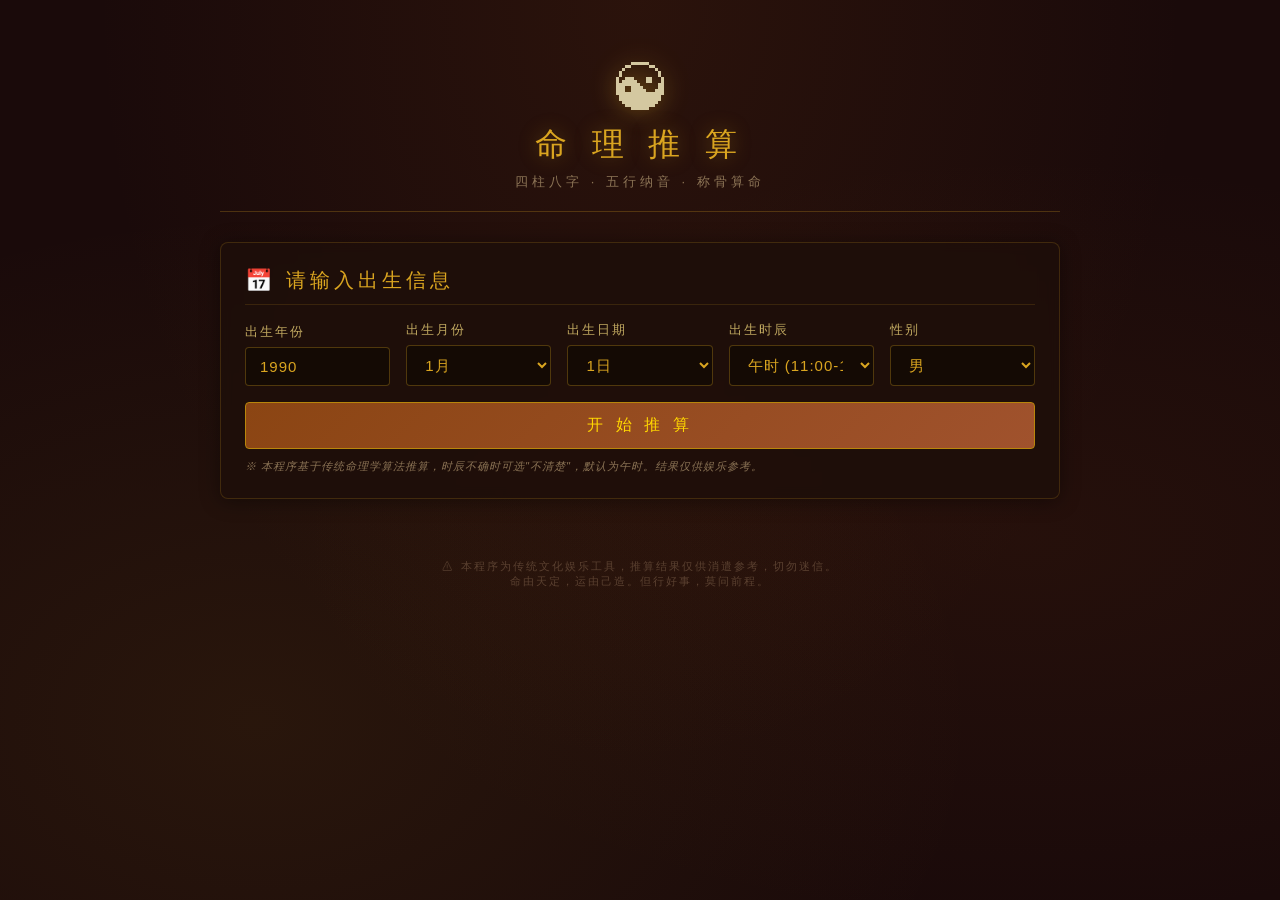
<file: fortune-telling.html>
<!DOCTYPE html>
<html lang="zh-CN">
<head>
<meta charset="UTF-8">
<meta name="viewport" content="width=device-width, initial-scale=1.0">
<title>命理推算 · 传统八字命理学</title>
<style>
  /* ===== Reset & Base ===== */
  *, *::before, *::after { box-sizing: border-box; margin: 0; padding: 0; }
  body {
    font-family: "SF Pro Text", "SF Pro Display", -apple-system, BlinkMacSystemFont, "PingFang SC", "PingFang TC", "PingFang HK",
      "Hiragino Sans GB", "Microsoft YaHei", "Segoe UI", Roboto, Helvetica, Arial, sans-serif, "Apple Color Emoji", "Segoe UI Emoji";
    background: #1a0a0a;
    color: #d4c8a0;
    min-height: 100vh;
    background-image:
      radial-gradient(ellipse at 50% 0%, rgba(139, 69, 19, 0.15) 0%, transparent 60%),
      radial-gradient(ellipse at 20% 80%, rgba(218, 165, 32, 0.08) 0%, transparent 50%),
      radial-gradient(ellipse at 80% 60%, rgba(139, 69, 19, 0.1) 0%, transparent 50%);
  }

  /* ===== Layout ===== */
  .container { max-width: 880px; margin: 0 auto; padding: 20px; }

  /* ===== Header ===== */
  .header {
    text-align: center; padding: 40px 20px 20px;
    border-bottom: 1px solid rgba(218, 165, 32, 0.25);
    margin-bottom: 30px;
  }
  .header .symbol {
    font-size: 48px; display: block; margin-bottom: 8px;
    filter: drop-shadow(0 0 12px rgba(218,165,32,0.4));
  }
  .header h1 {
    font-size: 32px; letter-spacing: 8px; color: #daa520;
    text-shadow: 0 0 20px rgba(218,165,32,0.35);
    font-weight: 400;
  }
  .header .subtitle {
    font-size: 13px; color: #8b7355; letter-spacing: 4px; margin-top: 6px;
  }

  /* ===== Cards ===== */
  .card {
    background: rgba(30, 15, 10, 0.85);
    border: 1px solid rgba(218, 165, 32, 0.18);
    border-radius: 8px; padding: 24px; margin-bottom: 18px;
    backdrop-filter: blur(6px);
    box-shadow: 0 2px 20px rgba(0,0,0,0.4);
  }
  .card-title {
    font-size: 20px; color: #daa520; letter-spacing: 4px;
    margin-bottom: 16px; padding-bottom: 10px;
    border-bottom: 1px solid rgba(218,165,32,0.15);
    display: flex; align-items: center; gap: 10px;
  }
  .card-title .icon { font-size: 22px; }

  /* ===== Form ===== */
  .form-row {
    display: flex; gap: 16px; flex-wrap: wrap; align-items: flex-end;
  }
  .form-group {
    display: flex; flex-direction: column; gap: 6px;
    flex: 1; min-width: 120px;
  }
  .form-group label {
    font-size: 13px; color: #c0a860; letter-spacing: 2px;
  }
  .form-group input, .form-group select {
    background: rgba(20, 10, 5, 0.9);
    border: 1px solid rgba(218,165,32,0.3);
    color: #daa520; padding: 10px 14px; border-radius: 4px;
    font-size: 15px; font-family: inherit; letter-spacing: 1px;
    outline: none; transition: border-color 0.3s;
  }
  .form-group input:focus, .form-group select:focus {
    border-color: #daa520; box-shadow: 0 0 8px rgba(218,165,32,0.15);
  }
  .form-group select option { background: #1a0a0a; color: #daa520; }
  .btn {
    background: linear-gradient(135deg, #8b4513, #a0522d);
    color: #ffd700; border: 1px solid #b8860b;
    padding: 12px 32px; border-radius: 4px; cursor: pointer;
    font-size: 16px; font-family: inherit; letter-spacing: 4px;
    transition: all 0.3s; white-space: nowrap;
  }
  .btn:hover { background: linear-gradient(135deg, #a0522d, #b5651d); box-shadow: 0 0 18px rgba(218,165,32,0.3); }
  .btn:active { transform: scale(0.97); }

  .note {
    font-size: 11px; color: #8b7355; margin-top: 10px; letter-spacing: 1px;
    font-style: italic;
  }

  /* ===== Results ===== */
  #results { display: none; }
  #results.visible { display: block; }

  /* Pillars Table */
  .pillars-table {
    width: 100%; border-collapse: collapse; text-align: center;
    font-size: 15px;
  }
  .pillars-table th {
    background: rgba(139, 69, 19, 0.3); color: #daa520;
    padding: 10px 8px; letter-spacing: 3px; font-weight: 400;
    border: 1px solid rgba(218,165,32,0.15);
  }
  .pillars-table td {
    padding: 12px 8px; border: 1px solid rgba(218,165,32,0.12);
    letter-spacing: 2px;
  }
  .pillars-table .stem-branch {
    font-size: 22px; color: #ffd700; font-weight: bold;
    letter-spacing: 4px;
  }
  .pillars-table .na-yin {
    font-size: 12px; color: #b8964e;
  }
  .pillar-label {
    font-size: 12px; color: #8b7355; display: block;
  }

  /* Element tags */
  .element-tag {
    display: inline-block; padding: 3px 10px; border-radius: 3px;
    font-size: 12px; letter-spacing: 1px; margin: 2px;
  }
  .elem-wood  { background: rgba(72,139,48,0.3); color: #6bbf4a; border: 1px solid #4a8f2c; }
  .elem-fire  { background: rgba(200,50,30,0.3);  color: #f06040; border: 1px solid #a03020; }
  .elem-earth { background: rgba(180,140,50,0.3); color: #d4a030; border: 1px solid #8b6914; }
  .elem-metal { background: rgba(200,180,120,0.25); color: #e8d080; border: 1px solid #a09850; }
  .elem-water { background: rgba(40,80,160,0.3); color: #6098e8; border: 1px solid #3060a0; }

  /* Element balance bars */
  .balance-bar-wrap {
    display: flex; align-items: center; gap: 8px; margin: 5px 0;
  }
  .balance-label {
    width: 28px; font-size: 14px; text-align: center; letter-spacing: 1px;
  }
  .balance-track {
    flex: 1; height: 16px; background: rgba(0,0,0,0.5);
    border-radius: 3px; overflow: hidden;
  }
  .balance-fill {
    height: 100%; border-radius: 3px; transition: width 1s ease;
  }
  .balance-value {
    width: 36px; font-size: 12px; text-align: right; color: #c0a860;
  }

  /* Bone weight */
  .bone-weight-big {
    font-size: 48px; text-align: center; color: #ffd700;
    letter-spacing: 4px; padding: 10px 0;
    text-shadow: 0 0 30px rgba(218,165,32,0.4);
  }
  .bone-detail { font-size: 13px; color: #8b7355; text-align: center; letter-spacing: 2px; }
  .bone-interp {
    margin-top: 14px; padding: 16px; background: rgba(0,0,0,0.3);
    border-radius: 4px; line-height: 2; letter-spacing: 1px; font-size: 14px;
  }

  /* Ten Gods */
  .ten-gods-grid {
    display: grid; grid-template-columns: repeat(auto-fit, minmax(140px,1fr));
    gap: 10px; margin-top: 10px;
  }
  .ten-god-item {
    background: rgba(0,0,0,0.3); border-radius: 4px;
    padding: 12px; text-align: center;
    border: 1px solid rgba(218,165,32,0.1);
  }
  .ten-god-item .pillar-name { font-size: 11px; color: #8b7355; }
  .ten-god-item .god-name { font-size: 16px; color: #daa520; letter-spacing: 2px; }

  /* Zodiac */
  .zodiac-badge {
    display: inline-flex; align-items: center; gap: 6px;
    font-size: 18px; color: #daa520; letter-spacing: 2px;
    padding: 6px 14px; border: 1px solid rgba(218,165,32,0.25);
    border-radius: 20px;
  }

  /* Fortune summary */
  .fortune-summary {
    line-height: 2.2; letter-spacing: 1.2px; font-size: 15px;
    padding: 16px; background: rgba(0,0,0,0.25);
    border-left: 3px solid #b8860b;
    border-radius: 0 6px 6px 0;
  }

  /* Two column */
  .two-col { display: grid; grid-template-columns: 1fr 1fr; gap: 16px; }

  /* Disclaimer */
  .disclaimer {
    text-align: center; font-size: 11px; color: #5a4030;
    margin-top: 40px; padding: 20px; letter-spacing: 2px;
  }

  @media (max-width: 640px) {
    .form-row { flex-direction: column; }
    .two-col { grid-template-columns: 1fr; }
    .header h1 { font-size: 24px; letter-spacing: 4px; }
  }
</style>
</head>
<body>

<div class="container">
  <!-- ===== Header ===== -->
  <div class="header">
    <span class="symbol">☯</span>
    <h1>命 理 推 算</h1>
    <p class="subtitle">四柱八字 · 五行纳音 · 称骨算命</p>
  </div>

  <!-- ===== Input Form ===== -->
  <div class="card" id="input-card">
    <div class="card-title">
      <span class="icon">📅</span> 请输入出生信息
    </div>
    <div class="form-row">
      <div class="form-group">
        <label>出生年份</label>
        <input type="number" id="year" placeholder="如 1990" min="1900" max="2100" value="1990">
      </div>
      <div class="form-group">
        <label>出生月份</label>
        <select id="month">
          <option value="1">1月</option><option value="2">2月</option><option value="3">3月</option>
          <option value="4">4月</option><option value="5">5月</option><option value="6">6月</option>
          <option value="7">7月</option><option value="8">8月</option><option value="9">9月</option>
          <option value="10">10月</option><option value="11">11月</option><option value="12">12月</option>
        </select>
      </div>
      <div class="form-group">
        <label>出生日期</label>
        <select id="day"></select>
      </div>
      <div class="form-group">
        <label>出生时辰</label>
        <select id="hour">
          <option value="-1">不清楚</option>
          <option value="0">子时 (23:00-01:00)</option><option value="1">丑时 (01:00-03:00)</option>
          <option value="2">寅时 (03:00-05:00)</option><option value="3">卯时 (05:00-07:00)</option>
          <option value="4">辰时 (07:00-09:00)</option><option value="5">巳时 (09:00-11:00)</option>
          <option value="6" selected>午时 (11:00-13:00)</option><option value="7">未时 (13:00-15:00)</option>
          <option value="8">申时 (15:00-17:00)</option><option value="9">酉时 (17:00-19:00)</option>
          <option value="10">戌时 (19:00-21:00)</option><option value="11">亥时 (21:00-23:00)</option>
        </select>
      </div>
      <div class="form-group">
        <label>性别</label>
        <select id="gender">
          <option value="male">男</option>
          <option value="female">女</option>
        </select>
      </div>
      <div class="form-group" style="justify-content:flex-end;">
        <button class="btn" onclick="calculateFortune()">开 始 推 算</button>
      </div>
    </div>
    <p class="note">※ 本程序基于传统命理学算法推算，时辰不确时可选"不清楚"，默认为午时。结果仅供娱乐参考。</p>
  </div>

  <!-- ===== Results ===== -->
  <div id="results">

    <!-- Four Pillars -->
    <div class="card">
      <div class="card-title">
        <span class="icon">🔮</span> 四柱八字
      </div>
      <table class="pillars-table">
        <thead>
          <tr>
            <th></th><th>年柱</th><th>月柱</th><th>日柱</th><th>时柱</th>
          </tr>
        </thead>
        <tbody>
          <tr>
            <td style="color:#8b7355;">天干</td>
            <td class="stem-branch" id="cell-year-stem">-</td>
            <td class="stem-branch" id="cell-month-stem">-</td>
            <td class="stem-branch" id="cell-day-stem">-</td>
            <td class="stem-branch" id="cell-hour-stem">-</td>
          </tr>
          <tr>
            <td style="color:#8b7355;">地支</td>
            <td class="stem-branch" id="cell-year-branch">-</td>
            <td class="stem-branch" id="cell-month-branch">-</td>
            <td class="stem-branch" id="cell-day-branch">-</td>
            <td class="stem-branch" id="cell-hour-branch">-</td>
          </tr>
          <tr>
            <td style="color:#8b7355;">纳音</td>
            <td class="na-yin" id="cell-year-nayin">-</td>
            <td class="na-yin" id="cell-month-nayin">-</td>
            <td class="na-yin" id="cell-day-nayin">-</td>
            <td class="na-yin" id="cell-hour-nayin">-</td>
          </tr>
        </tbody>
      </table>
    </div>

    <!-- Two-Column: Five Elements + Ten Gods -->
    <div class="two-col">
      <div class="card">
        <div class="card-title">
          <span class="icon">☯</span> 五行分布
        </div>
        <div id="five-elements-chart"></div>
        <div id="five-elements-verdict" style="margin-top:12px;font-size:13px;color:#b8964e;line-height:2;letter-spacing:1px;"></div>
      </div>

      <div class="card">
        <div class="card-title">
          <span class="icon">👤</span> 十神关系
        </div>
        <p style="font-size:12px;color:#8b7355;margin-bottom:8px;">以日干<span id="day-master-label" style="color:#daa520;">—</span>为"我"</p>
        <div class="ten-gods-grid" id="ten-gods-grid"></div>
      </div>
    </div>

    <!-- Bone Weight -->
    <div class="card">
      <div class="card-title">
        <span class="icon">⚖</span> 称骨算命
      </div>
      <div class="bone-weight-big" id="bone-total">-</div>
      <div class="bone-detail" id="bone-breakdown"></div>
      <div class="bone-interp" id="bone-interp"></div>
    </div>

    <!-- Fortune Summary -->
    <div class="card">
      <div class="card-title">
        <span class="icon">📜</span> 综合运势解读
      </div>
      <div class="fortune-summary" id="fortune-summary"></div>
    </div>
  </div>

  <p class="disclaimer">
    ⚠ 本程序为传统文化娱乐工具，推算结果仅供消遣参考，切勿迷信。<br>
    命由天定，运由己造。但行好事，莫问前程。
  </p>
</div>

<script>
// ===========================
//  DATA DEFINITIONS
// ===========================

const HEAVENLY_STEMS   = ['甲','乙','丙','丁','戊','己','庚','辛','壬','癸'];
const EARTHLY_BRANCHES = ['子','丑','寅','卯','辰','巳','午','未','申','酉','戌','亥'];
const ZODIAC_NAMES     = ['鼠','牛','虎','兔','龙','蛇','马','羊','猴','鸡','狗','猪'];
const ZODIAC_EMOJI     = ['🐭','🐮','🐯','🐰','🐲','🐍','🐴','🐑','🐵','🐔','🐶','🐷'];

// Five-element mapping for stems
const STEM_ELEMENT = [0,0, 1,1, 2,2, 3,3, 4,4]; // 木木火火土土金金水水
// index: 0=木,1=火,2=土,3=金,4=水
const ELEM_NAMES = ['木','火','土','金','水'];
const ELEM_COLORS = ['#6bbf4a','#f06040','#d4a030','#e8d080','#6098e8'];
const ELEM_COLORS_BG = ['rgba(72,139,48,0.5)','rgba(200,50,30,0.5)','rgba(180,140,50,0.5)','rgba(200,180,120,0.4)','rgba(40,80,160,0.5)'];
const ELEM_CSS = ['elem-wood','elem-fire','elem-earth','elem-metal','elem-water'];

// Five-element mapping for branches
const BRANCH_ELEMENT = [4,2, 0,0, 2,1, 1,2, 3,3, 2,4]; // 子水 丑土 寅木 卯木 辰土 巳火 午火 未土 申金 酉金 戌土 亥水

// Yin/Yang: 甲丙戊庚壬 = yang (1), 乙丁己辛癸 = yin (0)
const STEM_YINYANG = [1,0, 1,0, 1,0, 1,0, 1,0];

// ===== Na Yin (30 types for 60 pairs) =====
// Organized by jiazi-order pair index (0-29, each covers 2 jiazi)
const NA_YIN_NAMES = [
  '海中金','炉中火','大林木','路旁土','剑锋金',
  '山头火','涧下水','城头土','白蜡金','杨柳木',
  '井泉水','屋上土','霹雳火','松柏木','长流水',
  '沙中金','山下火','平地木','壁上土','金箔金',
  '覆灯火','天河水','大驿土','钗钏金','桑柘木',
  '大溪水','沙中土','天上火','石榴木','大海水'
];

// Na yin element for each of the 30 na-yin groups
const NA_YIN_ELEMENT = [
  3,1,0,2,3, // 金火木土金
  1,4,2,3,0, // 火水土金木
  4,2,1,0,4, // 水土火木水
  3,1,0,2,3, // 金火木土金
  1,4,2,3,0, // 火水土金木
  4,2,1,0,4  // 水土火木水
];

// ===== Bone Weighing Weight Tables (in 两) =====
// Year weights: indexed by (stem*10 + branch) for 60 Jiazi years
const BONE_YEAR_WEIGHT = {};
(function() {
  const w = [
    1.2,0.9,0.6,0.7,1.2,0.5,0.9,0.8,0.7,0.8,1.5,0.9,
    1.6,0.8,0.8,1.9,1.2,0.6,0.8,0.7,0.5,1.5,0.6,1.6,
    1.5,0.7,0.9,1.2,1.0,0.7,1.5,0.6,0.5,1.4,1.4,0.9,
    0.7,0.7,0.9,1.2,0.8,0.7,1.3,0.5,1.4,0.5,0.9,1.7,
    0.5,0.7,1.2,0.8,0.8,0.6,1.9,0.6,0.8,1.6,1.0,0.6
  ];
  for(let i=0;i<60;i++){
    const s = i % 10, b = i % 12;
    BONE_YEAR_WEIGHT[s*12+b] = w[i];
  }
})();

// Month weight (lunar month 1-12)
const BONE_MONTH_WEIGHT = [0, 0.6,0.7,1.8,0.9,0.5,1.6,0.9,1.5,1.8,0.8,0.9,0.5];

// Day weight (lunar day 1-30)
const BONE_DAY_WEIGHT = [
  0, 0.5,1.0,0.8,1.5,1.6,1.5,0.8,1.6,0.8,1.6,
  0.9,1.7,0.8,1.7,1.0,0.8,0.9,1.8,0.5,1.5,
  1.0,0.9,0.8,0.9,1.5,1.8,0.7,0.8,1.6,0.6
];

// Hour weight (时辰 0-11: 子丑寅卯辰巳午未申酉戌亥)
const BONE_HOUR_WEIGHT = [1.6,0.6,0.7,1.0,0.9,1.6,1.0,0.8,0.8,0.9,0.6,0.6];

// Bone weight interpretation
function getBoneInterpretation(total) {
  const w = total;
  if (w < 2.2)  return '命格极轻。一生多劳少获，早年辛苦奔波，财来财去难聚守。宜安分守己，修心养性，多行善事积累福报，中年后会逐渐转好。凡事不可强求，随遇而安方为上策。';
  if (w < 2.8)  return '命格较轻。早年运程多有波折，需经历一番磨砺。中年后运势渐开，虽然大富大贵不易，但衣食无忧可期。宜脚踏实地，不可好高骛远。晚年运势平稳，子女缘分不错。';
  if (w < 3.5)  return '命格中等偏轻。一生运势起伏较多，但总体向上。早年较辛苦，中年开始转运，事业发展稳中有升。财运方面，正财稳定偏财需谨慎。感情方面宜晚婚，婚姻较为美满。晚年生活安逸。';
  if (w < 4.2)  return '命格中等。福禄中平之命，一生衣食丰足，无大灾大难。事业运较顺，中年可得贵人扶持，步步高升。财运亨通，善于理财者可有积蓄。婚姻美满，子女聪慧。晚年福气深厚。';
  if (w < 5.0)  return '命格中上。天生福气较厚，少年得志，青年有成。事业上有领导才能，多得部属拥护。财运颇佳，正偏财皆旺，但需注意不可过于贪心。家庭和睦，子女成材。此命格宜从政或经商。';
  if (w < 5.6)  return '命格上等。此乃富贵双全之命，一生顺遂少忧。自幼聪慧过人，学业事业皆出众。中年事业大成，财源广进，名利双收。贵人运极旺，遇事多有相助之人。婚姻幸福，子孙满堂，福寿双全。';
  if (w < 6.5)  return '命格极佳。天赐厚福之命，一生荣华富贵享之不尽。智慧超群，胆识过人，能在各行各业中出类拔萃。权柄在握，声名远播。财运极旺，聚财有方。家庭和美，晚年福泽深厚，荫及子孙。';
  return '命格顶级。此乃大富大贵之极命，万中无一。天生奇才，气运加身，一生辉煌灿烂。无论从事何种事业皆能登峰造极，功成名就，青史留名。财源滚滚，富可敌国。此命非凡人所有，乃天命所归之大人物。';
}

// Bone weight key ranges for more specific messages
function getBoneTagline(total) {
  const w = total;
  if (w < 2.2) return '命轻如纸，宜安分守己';
  if (w < 2.8) return '先苦后甜，晚景安好';
  if (w < 3.5) return '中平之命，稳中有升';
  if (w < 4.2) return '福禄中平，衣食丰足';
  if (w < 5.0) return '福气深厚，富贵可期';
  if (w < 5.6) return '富贵双全，一生顺遂';
  if (w < 6.5) return '天赐厚福，荣华富贵';
  return '天命所归，万中无一';
}

// ===== Solar Term Month Boundaries (approximate) =====
// Each entry: [month, day] for the solar term that starts a lunar month
// 立春(2/4) 惊蛰(3/6) 清明(4/5) 立夏(5/6) 芒种(6/6) 小暑(7/7)
// 立秋(8/7) 白露(9/8) 寒露(10/8) 立冬(11/7) 大雪(12/7) 小寒(1/6)
const SOLAR_TERM_START = [
  [1,6],   // 小寒 → 丑月 (lunar month 12), branch index 1
  [2,4],   // 立春 → 寅月 (lunar month 1),  branch index 2
  [3,6],   // 惊蛰 → 卯月 (lunar month 2),  branch index 3
  [4,5],   // 清明 → 辰月 (lunar month 3),  branch index 4
  [5,6],   // 立夏 → 巳月 (lunar month 4),  branch index 5
  [6,6],   // 芒种 → 午月 (lunar month 5),  branch index 6
  [7,7],   // 小暑 → 未月 (lunar month 6),  branch index 7
  [8,7],   // 立秋 → 申月 (lunar month 7),  branch index 8
  [9,8],   // 白露 → 酉月 (lunar month 8),  branch index 9
  [10,8],  // 寒露 → 戌月 (lunar month 9),  branch index 10
  [11,7],  // 立冬 → 亥月 (lunar month 10), branch index 11
  [12,7],  // 大雪 → 子月 (lunar month 11), branch index 0
  [1,6],   // (next) 小寒 → 丑月
];

// ===========================
//  HELPER FUNCTIONS
// ===========================

/** Get solar-term-based lunar month branch index (0-11) for a given date */
function getMonthBranchIndex(year, month, day) {
  // month is 1-12
  // Find which solar term period this date falls in
  // We check from the last entry (Dec) backwards to find the right period
  for (let i = SOLAR_TERM_START.length - 2; i >= 0; i--) {
    const [sm, sd] = SOLAR_TERM_START[i];
    const [nm, nd] = SOLAR_TERM_START[i+1];
    // Check if date is >= sm/sd and < nm/nd
    if (month === sm && day >= sd) {
      // After this solar term, so it's in the NEXT lunar month
      // Actually: 立春(2/4) starts 寅月 (lunar month 1, branch 2)
      // So the branch index = (i + 1) % 12? Let me reconsider.
      // i=1 is 立春(2/4): starts lunar month 1 → branch 寅=2
      // i=2 is 惊蛰(3/6): starts lunar month 2 → branch 卯=3
      // So branch_index = i + 1
      return (i + 1) % 12;
    }
    if (month === sm && day < sd) {
      return i % 12;
    }
  }
  // Handle January before 小寒
  if (month === 1 && day < 6) return 0; // 子月 (lunar month 11, branch 0)
  return 0;
}

/** Get lunar month number (1-12) from branch index */
function lunarMonthFromBranch(branchIdx) {
  // branch 2(寅)=month1, 3(卯)=month2, ..., 0(子)=month11, 1(丑)=month12
  return ((branchIdx + 10) % 12) + 1;
}

/** Get year stem index (0-9) */
function yearStemIndex(year) {
  return (year - 4) % 10;
}

/** Get year branch index (0-11) */
function yearBranchIndex(year) {
  return (year - 4) % 12;
}

/** Calculate month stem index based on year stem and month branch index */
function monthStemIndex(yearStemIdx, monthBranchIdx) {
  // month 1 (寅, branch 2) stem depends on year stem:
  // 甲己年 → 丙, 乙庚 → 戊, 丙辛 → 庚, 丁壬 → 壬, 戊癸 → 甲
  const baseStems = [2,4,6,8,0]; // for yearStemIdx 0-4
  const baseStem = baseStems[yearStemIdx % 5];
  const lunarMonth = lunarMonthFromBranch(monthBranchIdx);
  return (baseStem + lunarMonth - 1) % 10;
}

/** Calculate days since 1900-01-01 */
function daysSince1900(year, month, day) {
  const d = new Date(year, month - 1, day);
  const ref = new Date(1900, 0, 1);
  return Math.round((d - ref) / 86400000);
}

/** Get day stem and branch indices */
function dayStemBranch(year, month, day) {
  const days = daysSince1900(year, month, day);
  // 1900-01-01 is 甲戌 (stem 0, branch 10)
  const stem = ((days % 10) + 10) % 10;
  const branch = ((days % 12) + 10) % 12; // +10 because 1900-01-01 was 戌(branch 10)
  return [stem, branch];
}

/** Get hour branch index from hour selection (0-11, -1 for unknown → default noon) */
function getHourBranch(hourSelect) {
  if (hourSelect < 0) return 6; // default noon = 午时, branch index 6
  return hourSelect;
}

/** Get hour stem index based on day stem and hour branch */
function hourStemIndex(dayStemIdx, hourBranchIdx) {
  // 甲己日 → 子时甲, 乙庚 → 丙, 丙辛 → 戊, 丁壬 → 庚, 戊癸 → 壬
  const baseStems = [0,2,4,6,8]; // for dayStemIdx 0-4
  const baseStem = baseStems[dayStemIdx % 5];
  return (baseStem + hourBranchIdx) % 10;
}

/** Get jiazi index (0-59) from stem and branch */
function jiaziIndex(stem, branch) {
  // stem 0-9, branch 0-11
  // Offset: 甲子(0,0) = jiazi 0
  const diff = (stem - branch + 12) % 12;
  if (diff !== 0) {
    // Not aligned: find first occurrence
    // Actually the 60-cycle: stem and branch advance together, (stem%10, branch%12)
    // The jiazi index is the smallest n such that n%10=stem and n%12=branch
    for (let n = 0; n < 60; n++) {
      if (n % 10 === stem && n % 12 === branch) return n;
    }
  }
  return stem; // when stem==branch, it's positions 0,12,24,36,48 — but 0%12=0 ✓
}

/** Get Na Yin name for a stem-branch pair */
function getNaYin(stem, branch) {
  const idx = jiaziIndex(stem, branch);
  const pairIdx = Math.floor(idx / 2);
  return NA_YIN_NAMES[pairIdx];
}

/** Get Na Yin element index for a stem-branch pair */
function getNaYinElement(stem, branch) {
  const idx = jiaziIndex(stem, branch);
  const pairIdx = Math.floor(idx / 2);
  return NA_YIN_ELEMENT[pairIdx];
}

/** Get Ten God name: relationship of otherStem to dayStem */
function getTenGod(dayStem, otherStem) {
  const dElem = STEM_ELEMENT[dayStem];
  const oElem = STEM_ELEMENT[otherStem];
  const dYY = STEM_YINYANG[dayStem];
  const oYY = STEM_YINYANG[otherStem];
  const sameYY = dYY === oYY;

  if (dElem === oElem) {
    return sameYY ? '比肩' : '劫财';
  }
  // Generation cycle: 木→火→土→金→水→木 (0→1→2→3→4→0)
  const generates = (dElem + 1) % 5 === oElem;
  const generatedBy = (oElem + 1) % 5 === dElem;

  if (generates) {
    // Day stem generates other stem
    return sameYY ? '食神' : '伤官';
  }
  if (generatedBy) {
    // Other stem generates day stem
    return sameYY ? '偏印' : '正印';
  }
  // Control cycle: 木→土→水→火→金→木
  // dElem controls oElem
  const controls = (dElem === 0 && oElem === 2) || (dElem === 2 && oElem === 4) ||
                   (dElem === 4 && oElem === 1) || (dElem === 1 && oElem === 3) ||
                   (dElem === 3 && oElem === 0);
  if (controls) {
    // Day stem controls other stem
    return sameYY ? '偏财' : '正财';
  }
  // Other stem controls day stem
  return sameYY ? '七杀' : '正官';
}

/** Chinese number formatting for bone weight */
function formatBoneWeight(total) {
  const liang = Math.floor(total);
  const qian = Math.round((total - liang) * 10);
  const nums = ['零','一','二','三','四','五','六','七','八','九','十'];
  if (liang === 0) return `${nums[qian]}钱`;
  if (qian === 0) return `${nums[liang]}两`;
  return `${nums[liang]}两${nums[qian]}钱`;
}

// ===========================
//  MAIN CALCULATION
// ===========================

function calculateFortune() {
  // Read inputs
  const year = parseInt(document.getElementById('year').value);
  const month = parseInt(document.getElementById('month').value);
  const day = parseInt(document.getElementById('day').value);
  const hourSelect = parseInt(document.getElementById('hour').value);
  const gender = document.getElementById('gender').value;

  // Validate
  if (!year || year < 1900 || year > 2100) { alert('请输入有效的出生年份（1900-2100）'); return; }
  if (!day) { alert('请输入出生日期'); return; }

  // Calculate Four Pillars
  const yStem = yearStemIndex(year);
  const yBranch = yearBranchIndex(year);
  const mBranch = getMonthBranchIndex(year, month, day);
  const mStem = monthStemIndex(yStem, mBranch);
  const [dStem, dBranch] = dayStemBranch(year, month, day);
  const hBranch = getHourBranch(hourSelect);
  const hStem = hourStemIndex(dStem, hBranch);

  const pillars = {
    year:  { stem: yStem, branch: yBranch },
    month: { stem: mStem, branch: mBranch },
    day:   { stem: dStem, branch: dBranch },
    hour:  { stem: hStem, branch: hBranch },
  };

  // Render Four Pillars table
  renderPillarCell('cell-year-stem',   HEAVENLY_STEMS[yStem],  STEM_ELEMENT[yStem]);
  renderPillarCell('cell-year-branch', EARTHLY_BRANCHES[yBranch], BRANCH_ELEMENT[yBranch]);
  renderPillarCell('cell-month-stem',   HEAVENLY_STEMS[mStem],  STEM_ELEMENT[mStem]);
  renderPillarCell('cell-month-branch', EARTHLY_BRANCHES[mBranch], BRANCH_ELEMENT[mBranch]);
  renderPillarCell('cell-day-stem',   HEAVENLY_STEMS[dStem],  STEM_ELEMENT[dStem]);
  renderPillarCell('cell-day-branch', EARTHLY_BRANCHES[dBranch], BRANCH_ELEMENT[dBranch]);
  renderPillarCell('cell-hour-stem',   HEAVENLY_STEMS[hStem],  STEM_ELEMENT[hStem]);
  renderPillarCell('cell-hour-branch', EARTHLY_BRANCHES[hBranch], BRANCH_ELEMENT[hBranch]);

  document.getElementById('cell-year-nayin').textContent  = getNaYin(yStem, yBranch);
  document.getElementById('cell-month-nayin').textContent = getNaYin(mStem, mBranch);
  document.getElementById('cell-day-nayin').textContent   = getNaYin(dStem, dBranch);
  document.getElementById('cell-hour-nayin').textContent  = getNaYin(hStem, hBranch);

  // Render Five Elements
  renderFiveElements(pillars);

  // Render Ten Gods
  renderTenGods(dStem, pillars);

  // Render Bone Weight
  renderBoneWeight(year, month, day, hBranch);

  // Render Fortune Summary
  renderFortuneSummary(year, pillars, gender, yStem, yBranch, dStem, dBranch);

  // Show results
  document.getElementById('results').classList.add('visible');
  document.getElementById('results').scrollIntoView({ behavior: 'smooth' });
}

function renderPillarCell(id, text, elementIdx) {
  const cell = document.getElementById(id);
  cell.textContent = text;
  cell.className = 'stem-branch ' + ELEM_CSS[elementIdx];
}

// ===========================
//  FIVE ELEMENTS RENDERING
// ===========================

function renderFiveElements(pillars) {
  // Count elements across all 8 characters
  const counts = [0,0,0,0,0]; // 木火土金水
  const keys = ['year','month','day','hour'];
  for (const k of keys) {
    const p = pillars[k];
    counts[STEM_ELEMENT[p.stem]]++;
    counts[BRANCH_ELEMENT[p.branch]]++;
  }

  const total = 8;
  const container = document.getElementById('five-elements-chart');
  let html = '';
  for (let i = 0; i < 5; i++) {
    const pct = Math.round(counts[i] / total * 100);
    html += `
    <div class="balance-bar-wrap">
      <span class="balance-label" style="color:${ELEM_COLORS[i]};">${ELEM_NAMES[i]}</span>
      <div class="balance-track">
        <div class="balance-fill" style="width:${pct}%;background:${ELEM_COLORS_BG[i]};"></div>
      </div>
      <span class="balance-value">${counts[i]}/8</span>
    </div>`;
  }
  container.innerHTML = html;

  // Verdict
  const maxElem = counts.indexOf(Math.max(...counts));
  const minElem = counts.indexOf(Math.min(...counts));
  const maxCount = counts[maxElem];
  const minCount = counts[minElem];

  let verdict = '';
  if (maxCount >= 5) {
    verdict += `五行中<b style="color:${ELEM_COLORS[maxElem]};">${ELEM_NAMES[maxElem]}</b>过旺（${maxCount}/8），`;
    const weak = (maxElem + 2) % 5; // controlled element
    verdict += `需注意<b style="color:${ELEM_COLORS[weak]};">${ELEM_NAMES[weak]}</b>受克。`;
  } else if (maxCount - minCount <= 1) {
    verdict += '五行分布<b>较为均衡</b>，是难得的中和之命。';
  } else {
    verdict += `<b style="color:${ELEM_COLORS[maxElem]};">${ELEM_NAMES[maxElem]}</b>偏旺（${maxCount}/8），`;
    verdict += `<b style="color:${ELEM_COLORS[minElem]};">${ELEM_NAMES[minElem]}</b>偏弱（${minCount}/8）。`;
  }

  // Add balance advice
  if (minCount <= 1 && minCount < maxCount) {
    const reinforce = minElem;
    verdict += `建议在生活中补<b style="color:${ELEM_COLORS[reinforce]};">${ELEM_NAMES[reinforce]}</b>：`;
    const advice = [
      ['多接触绿色植物，穿戴绿色衣物，选择东方位。','多穿红色紫色，多晒太阳，选择南方位。','多接触大地色系，佩戴玉石，选择中央位。','多穿戴白色金色饰品，选择西方位。','多接触蓝色黑色，近水而居，选择北方位。']
    ];
    verdict += advice[0][reinforce];
  }

  document.getElementById('five-elements-verdict').innerHTML = verdict;
}

// ===========================
//  TEN GODS RENDERING
// ===========================

function renderTenGods(dayStem, pillars) {
  document.getElementById('day-master-label').textContent =
    HEAVENLY_STEMS[dayStem] + '（' + ELEM_NAMES[STEM_ELEMENT[dayStem]] + '）';

  const keys = ['year','month','hour'];
  const labels = ['年柱','月柱','时柱'];
  let html = '';

  for (let i = 0; i < 3; i++) {
    const p = pillars[keys[i]];
    const god = getTenGod(dayStem, p.stem);
    const label = labels[i];
    html += `
    <div class="ten-god-item">
      <div class="pillar-name">${label} 天干</div>
      <div class="god-name">${HEAVENLY_STEMS[p.stem]} → ${god}</div>
    </div>`;
  }
  // Also add the day pillar itself (比肩)
  html += `
  <div class="ten-god-item">
    <div class="pillar-name">日柱 天干（我）</div>
    <div class="god-name">${HEAVENLY_STEMS[dayStem]} → 元男/元女</div>
  </div>`;

  document.getElementById('ten-gods-grid').innerHTML = html;
}

// ===========================
//  BONE WEIGHT RENDERING
// ===========================

function renderBoneWeight(year, month, day, hBranch) {
  // Get year weight from 60 Jiazi index
  const yStem = yearStemIndex(year);
  const yBranch = yearBranchIndex(year);
  const y60 = jiaziIndex(yStem, yBranch);
  const yWeight = BONE_YEAR_WEIGHT[yStem * 12 + yBranch] || 1.0;

  // Month weight: use solar month as approximate lunar month
  const mBranch = getMonthBranchIndex(year, month, day);
  const lunarMonth = lunarMonthFromBranch(mBranch);
  const mWeight = BONE_MONTH_WEIGHT[lunarMonth];

  // Day weight: use solar day as approximate lunar day (clamped to 1-30)
  const dClamped = Math.min(day, 30);
  const dWeight = BONE_DAY_WEIGHT[dClamped];

  // Hour weight
  const hWeight = BONE_HOUR_WEIGHT[hBranch];

  const total = yWeight + mWeight + dWeight + hWeight;

  document.getElementById('bone-total').textContent = formatBoneWeight(total) + '（' + total.toFixed(1) + '两）';
  document.getElementById('bone-breakdown').textContent =
    `年${yWeight.toFixed(1)}两 + 月${mWeight.toFixed(1)}两 + 日${dWeight.toFixed(1)}两 + 时${hWeight.toFixed(1)}两`;
  document.getElementById('bone-interp').innerHTML =
    '<b>' + getBoneTagline(total) + '</b><br><br>' + getBoneInterpretation(total);
}

// ===========================
//  FORTUNE SUMMARY
// ===========================

function renderFortuneSummary(year, pillars, gender, yStem, yBranch, dStem, dBranch) {
  const zodiacIdx = yBranch;
  const zodiac = ZODIAC_NAMES[zodiacIdx];
  const zodiacEmoji = ZODIAC_EMOJI[zodiacIdx];
  const dayElem = STEM_ELEMENT[dStem];
  const yearElem = STEM_ELEMENT[yStem];
  const dayMaster = HEAVENLY_STEMS[dStem];
  const dayElemName = ELEM_NAMES[dayElem];

  // Determine day master strength based on season and element distribution
  const mBranch = getMonthBranchIndex(year, parseInt(document.getElementById('month').value), parseInt(document.getElementById('day').value));
  const seasonElem = BRANCH_ELEMENT[mBranch];

  // Check if day master is prosperous in the birth month
  // 木旺春(寅卯月), 火旺夏(巳午月), 金旺秋(申酉月), 水旺冬(亥子月), 土旺四季(辰戌丑未月)
  const seasonStrengths = {
    0: [2,3],   // 木旺寅卯月 (branch indices 2,3)
    1: [5,6],   // 火旺巳午月 (branch indices 5,6)
    2: [1,4,7,10], // 土旺辰戌丑未月 (branch indices 1,4,7,10)
    3: [8,9],   // 金旺申酉月 (branch indices 8,9)
    4: [0,11],  // 水旺亥子月 (branch indices 0,11)
  };
  const isSeasonStrong = seasonStrengths[dayElem] && seasonStrengths[dayElem].includes(mBranch);

  // Count elements in pillars
  const counts = [0,0,0,0,0];
  for (const k of ['year','month','day','hour']) {
    counts[STEM_ELEMENT[pillars[k].stem]]++;
    counts[BRANCH_ELEMENT[pillars[k].branch]]++;
  }
  const dayElemCount = counts[dayElem];

  // Build fortune summary
  let summary = '';

  // Basic info
  summary += `<p><b style="color:#daa520;">生肖：</b>${zodiacEmoji} ${zodiac} | `;
  summary += `<b style="color:#daa520;">日主：</b>${dayMaster}（${dayElemName}命）| `;
  summary += `<b style="color:#daa520;">性别：</b>${gender === 'male' ? '男' : '女'}</p>`;
  summary += '<br>';

  // Day master analysis
  const strength = (dayElemCount >= 3 && isSeasonStrong) ? '身强' :
                   (dayElemCount >= 3 || isSeasonStrong) ? '身中等偏强' :
                   (dayElemCount <= 1 && !isSeasonStrong) ? '身弱' : '身中等';
  summary += `<p><b>🔍 日主强弱：</b>${strength}。`;

  if (strength === '身强') {
    summary += `日主${dayMaster}${dayElemName}得月令之气，且八字中${dayElemName}势众，命主精力充沛、个性刚强、自主性强。喜克泄耗（`;
    summary += ['木','火','土','金','水'][(dayElem+2)%5] + '、';
    summary += ['木','火','土','金','水'][(dayElem+3)%5] + '），';
    summary += '忌生扶。日常宜保持谦逊，多听取他人意见。';
  } else if (strength === '身弱') {
    summary += `日主${dayMaster}${dayElemName}不得时令，力量偏弱。命主性情温和，善于变通，但有时缺乏决断力。喜生扶（`;
    summary += dayElemName + '、' + ['木','火','土','金','水'][(dayElem+4)%5] + '），';
    summary += '忌克泄。宜结交贵人，增强自身能量场。';
  } else {
    summary += '日主力量适中，为人处事较为平衡，能屈能伸，适应性较强。';
  }
  summary += '</p><br>';

  // Career / Wealth / Relationship
  const elemMessages = {
    0: {
      career: '适合文化教育、医疗健康、环保园林等行业发展，木主仁德，做事有恒心毅力。',
      wealth: '正财运稳健，不宜投机。宜长期投资，积少成多。中年后财运渐旺。',
      love:  '感情上较为内敛，不善表达。男性需主动大方，女性宜找稳重踏实的伴侣。婚姻晚成更美满。',
      trait: '为人正直仁慈，有进取心，但有时过于固执。面相清秀，身材修长。'
    },
    1: {
      career: '适合互联网、能源、餐饮娱乐、文化艺术等行业。火主礼，热情大方，富有感染力。',
      wealth: '财运起伏较大，来得快去得快。宜注意理财规划，不可铺张浪费。偏财运时有惊喜。',
      love:  '感情热烈主动，桃花运较旺。需注意专一，避免三心二意。已婚者注意与异性保持距离。',
      trait: '热情开朗，待人真诚，行动力强。但性子急躁，容易冲动。面色红润，精力旺盛。'
    },
    2: {
      career: '适合房地产、建筑、金融、农业等行业。土主信，诚实可靠，稳扎稳打。',
      wealth: '财运稳定增长，善于积蓄。适合长期理财和不动产投资。中年后财富积累渐丰。',
      love:  '感情忠诚专一，是可靠的伴侣人选。但有时缺乏浪漫。相亲或经人介绍成功率较高。',
      trait: '敦厚诚实，重信守诺，包容心强。但有时思维不够灵活。体型偏圆润厚实。'
    },
    3: {
      career: '适合金融法律、军警、机械制造、珠宝等行业。金主义，刚毅果断，有领导才能。',
      wealth: '财运较旺，善于把握商机。但需防大手大脚，做好资金规划。正财偏财皆有斩获。',
      love:  '感情上较为刚强，占有欲强。需学会温柔体贴。男性有男子气概，女性为女强人型。',
      trait: '果断刚强，讲义气，做事雷厉风行。有时倔强不肯低头。面方肤白，骨骼分明。'
    },
    4: {
      career: '适合贸易物流、旅游、传媒、艺术创作等行业。水主智，聪明灵活，善于沟通。',
      wealth: '财运上下波动，需灵活应变。有创意赚钱能力，但储蓄意识较弱。宜多元化收入来源。',
      love:  '感情丰富细腻，但也多愁善感。需找能包容理解的伴侣。桃花运好但需防烂桃花。',
      trait: '聪慧机敏，善于思考，适应力极强。但有时多虑犹豫。身材偏瘦，气质清冷。'
    }
  };

  const em = elemMessages[dayElem];
  summary += `<p><b>💼 事业：</b>${em.career}</p>`;
  summary += `<p><b>💰 财运：</b>${em.wealth}</p>`;
  summary += `<p><b>❤️ 感情：</b>${em.love}</p>`;
  summary += `<p><b>🧠 性格：</b>${em.trait}</p>`;

  document.getElementById('fortune-summary').innerHTML = summary;
}

// ===========================
//  INIT
// ===========================

function populateDays() {
  const month = parseInt(document.getElementById('month').value);
  const year = parseInt(document.getElementById('year').value) || 2024;
  const daysInMonth = new Date(year, month, 0).getDate();
  const daySelect = document.getElementById('day');
  const currentDay = daySelect.value || 1;
  daySelect.innerHTML = '';
  for (let d = 1; d <= daysInMonth; d++) {
    const opt = document.createElement('option');
    opt.value = d;
    opt.textContent = d + '日';
    if (d === parseInt(currentDay) && d <= daysInMonth) opt.selected = true;
    daySelect.appendChild(opt);
  }
}

document.getElementById('month').addEventListener('change', populateDays);
document.getElementById('year').addEventListener('change', populateDays);
populateDays();

// Set default day to middle of month
const daySelect = document.getElementById('day');
setTimeout(() => {
  if (!daySelect.value || daySelect.value === '') {
    const mid = Math.floor(daySelect.options.length / 2);
    if (daySelect.options[mid]) daySelect.options[mid].selected = true;
  }
}, 10);
</script>

</body>
</html>
</file>
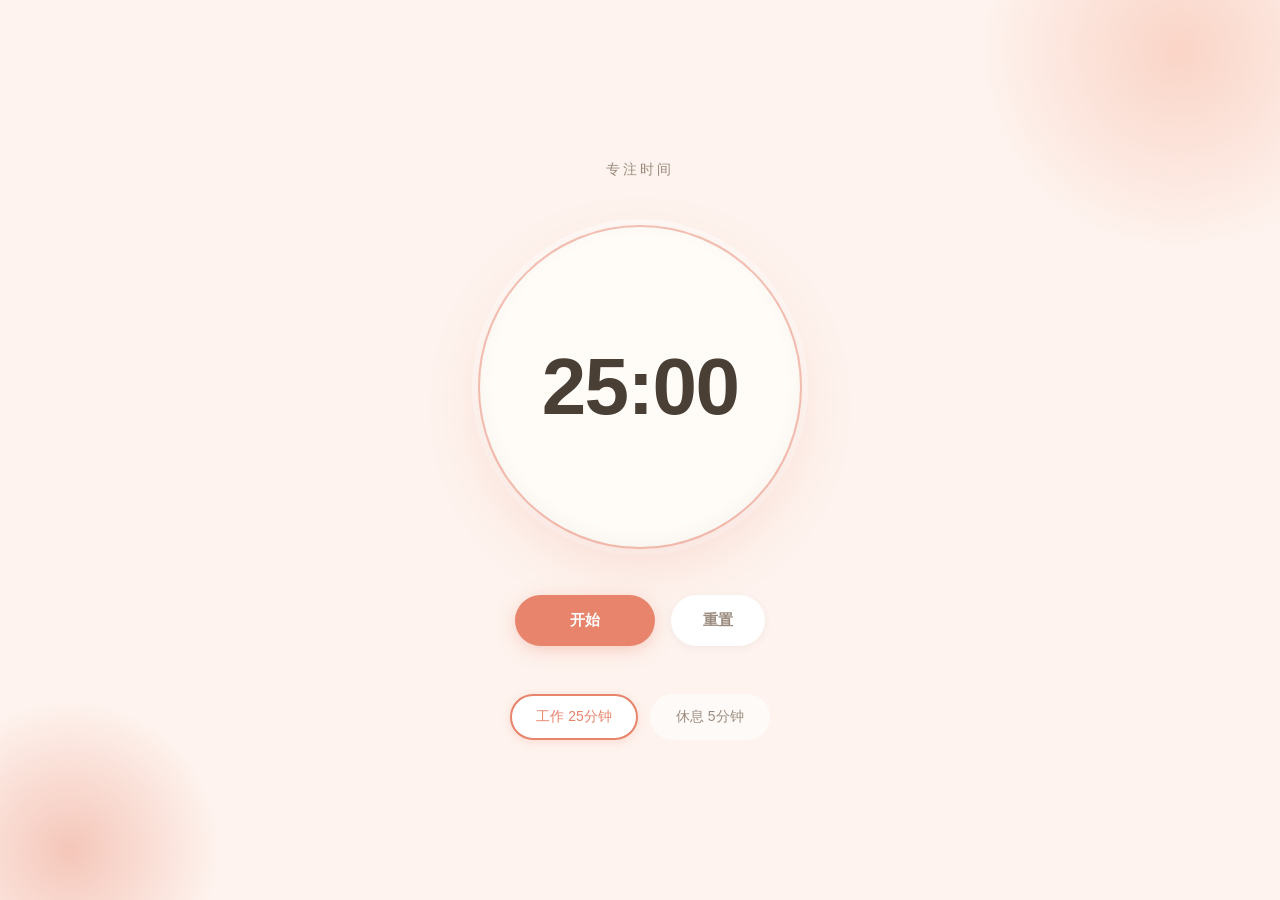
<file: pomodoro.html>
<!DOCTYPE html>
<html lang="zh-CN">
<head>
    <meta charset="UTF-8">
    <meta name="viewport" content="width=device-width, initial-scale=1.0">
    <title>番茄钟</title>
    <style>
        :root {
            --work-primary: #E8846B;
            --work-secondary: #F5A78D;
            --work-bg: #FEF3EE;
            --break-primary: #7AB8A8;
            --break-secondary: #A5D4C8;
            --break-bg: #EEF7F5;
            --cream: #FFFBF7;
            --text-dark: #4A3F35;
            --text-muted: #9A8B7E;
            --font-ui: "SF Pro Text", "SF Pro Display", -apple-system, BlinkMacSystemFont, "PingFang SC", "PingFang TC", "PingFang HK",
              "Hiragino Sans GB", "Microsoft YaHei", "Segoe UI", Roboto, Helvetica, Arial, sans-serif, "Apple Color Emoji", "Segoe UI Emoji";
        }

        * {
            margin: 0;
            padding: 0;
            box-sizing: border-box;
        }

        body {
            font-family: var(--font-ui);
            background: var(--work-bg);
            min-height: 100vh;
            display: flex;
            align-items: center;
            justify-content: center;
            transition: background 0.6s ease;
            overflow: hidden;
        }

        body.break-mode {
            background: var(--break-bg);
        }

        .container {
            text-align: center;
            position: relative;
            z-index: 1;
        }

        .mode-label {
            font-size: 0.875rem;
            letter-spacing: 0.2em;
            text-transform: uppercase;
            color: var(--text-muted);
            margin-bottom: 3rem;
            opacity: 0;
            animation: fadeSlideDown 0.8s ease forwards;
        }

        .timer-wrapper {
            position: relative;
            width: 320px;
            height: 320px;
            margin: 0 auto 3rem;
        }

        .timer-circle {
            width: 100%;
            height: 100%;
            border-radius: 50%;
            background: var(--cream);
            box-shadow: 
                0 20px 60px -10px rgba(232, 132, 107, 0.25),
                0 0 0 8px rgba(255, 255, 255, 0.5),
                inset 0 -4px 20px rgba(0, 0, 0, 0.03);
            display: flex;
            align-items: center;
            justify-content: center;
            position: relative;
            transition: all 0.6s ease;
        }

        .break-mode .timer-circle {
            box-shadow: 
                0 20px 60px -10px rgba(122, 184, 168, 0.3),
                0 0 0 8px rgba(255, 255, 255, 0.5),
                inset 0 -4px 20px rgba(0, 0, 0, 0.03);
        }

        .progress-ring {
            position: absolute;
            top: -10px;
            left: -10px;
            width: calc(100% + 20px);
            height: calc(100% + 20px);
            transform: rotate(-90deg);
        }

        .progress-ring circle {
            fill: none;
            stroke-width: 4;
            stroke-linecap: round;
        }

        .progress-ring .bg {
            stroke: rgba(232, 132, 107, 0.15);
            transition: stroke 0.6s ease;
        }

        .break-mode .progress-ring .bg {
            stroke: rgba(122, 184, 168, 0.15);
        }

        .progress-ring .progress {
            stroke: var(--work-primary);
            stroke-dasharray: 1005.3;
            stroke-dashoffset: 0;
            transition: stroke-dashoffset 0.3s ease, stroke 0.6s ease;
        }

        .break-mode .progress-ring .progress {
            stroke: var(--break-primary);
        }

        .timer-display {
            font-family: var(--font-ui);
            font-size: 5rem;
            font-weight: 900;
            color: var(--text-dark);
            letter-spacing: -0.02em;
            position: relative;
            z-index: 1;
        }

        .timer-display.running {
            animation: pulse 2s ease-in-out infinite;
        }

        @keyframes pulse {
            0%, 100% { transform: scale(1); }
            50% { transform: scale(1.02); }
        }

        .controls {
            display: flex;
            gap: 1rem;
            justify-content: center;
            opacity: 0;
            animation: fadeSlideUp 0.8s ease 0.2s forwards;
        }

        .btn {
            padding: 1rem 2rem;
            border: none;
            border-radius: 100px;
            font-size: 0.9375rem;
            font-weight: 600;
            cursor: pointer;
            transition: all 0.3s cubic-bezier(0.4, 0, 0.2, 1);
            position: relative;
            overflow: hidden;
        }

        .btn-primary {
            background: var(--work-primary);
            color: white;
            box-shadow: 0 4px 20px -4px rgba(232, 132, 107, 0.5);
            min-width: 140px;
        }

        .btn-primary:hover {
            transform: translateY(-2px);
            box-shadow: 0 8px 30px -4px rgba(232, 132, 107, 0.6);
        }

        .btn-primary:active {
            transform: translateY(0);
        }

        .break-mode .btn-primary {
            background: var(--break-primary);
            box-shadow: 0 4px 20px -4px rgba(122, 184, 168, 0.5);
        }

        .break-mode .btn-primary:hover {
            box-shadow: 0 8px 30px -4px rgba(122, 184, 168, 0.6);
        }

        .btn-secondary {
            background: white;
            color: var(--text-muted);
            box-shadow: 0 2px 10px rgba(0, 0, 0, 0.05);
        }

        .btn-secondary:hover {
            color: var(--text-dark);
            box-shadow: 0 4px 15px rgba(0, 0, 0, 0.08);
        }

        .mode-switch {
            margin-top: 3rem;
            display: flex;
            gap: 0.75rem;
            justify-content: center;
            opacity: 0;
            animation: fadeSlideUp 0.8s ease 0.4s forwards;
        }

        .mode-btn {
            padding: 0.75rem 1.5rem;
            border: 2px solid transparent;
            border-radius: 100px;
            font-size: 0.875rem;
            font-weight: 500;
            cursor: pointer;
            background: rgba(255, 255, 255, 0.6);
            color: var(--text-muted);
            transition: all 0.3s ease;
        }

        .mode-btn:hover {
            background: rgba(255, 255, 255, 0.9);
        }

        .mode-btn.active {
            background: white;
            color: var(--work-primary);
            border-color: var(--work-primary);
            box-shadow: 0 2px 10px rgba(232, 132, 107, 0.2);
        }

        .break-mode .mode-btn.active {
            color: var(--break-primary);
            border-color: var(--break-primary);
            box-shadow: 0 2px 10px rgba(122, 184, 168, 0.2);
        }

        .decorative-circle {
            position: fixed;
            border-radius: 50%;
            pointer-events: none;
            opacity: 0.4;
        }

        .decorative-circle.one {
            width: 400px;
            height: 400px;
            background: radial-gradient(circle, var(--work-secondary) 0%, transparent 70%);
            top: -150px;
            right: -100px;
            animation: float 8s ease-in-out infinite;
        }

        .decorative-circle.two {
            width: 300px;
            height: 300px;
            background: radial-gradient(circle, var(--work-primary) 0%, transparent 70%);
            bottom: -100px;
            left: -80px;
            animation: float 10s ease-in-out infinite reverse;
        }

        .break-mode .decorative-circle.one {
            background: radial-gradient(circle, var(--break-secondary) 0%, transparent 70%);
        }

        .break-mode .decorative-circle.two {
            background: radial-gradient(circle, var(--break-primary) 0%, transparent 70%);
        }

        @keyframes float {
            0%, 100% { transform: translate(0, 0) scale(1); }
            50% { transform: translate(20px, 20px) scale(1.1); }
        }

        @keyframes fadeSlideDown {
            from {
                opacity: 0;
                transform: translateY(-20px);
            }
            to {
                opacity: 1;
                transform: translateY(0);
            }
        }

        @keyframes fadeSlideUp {
            from {
                opacity: 0;
                transform: translateY(20px);
            }
            to {
                opacity: 1;
                transform: translateY(0);
            }
        }

        .completion-overlay {
            position: fixed;
            top: 0;
            left: 0;
            width: 100%;
            height: 100%;
            background: rgba(255, 255, 255, 0.95);
            display: flex;
            align-items: center;
            justify-content: center;
            opacity: 0;
            visibility: hidden;
            transition: all 0.4s ease;
            z-index: 100;
        }

        .completion-overlay.show {
            opacity: 1;
            visibility: visible;
        }

        .completion-content {
            text-align: center;
            transform: scale(0.9);
            transition: transform 0.4s ease;
        }

        .completion-overlay.show .completion-content {
            transform: scale(1);
        }

        .completion-icon {
            font-size: 4rem;
            margin-bottom: 1rem;
        }

        .completion-text {
            font-family: var(--font-ui);
            font-size: 2rem;
            font-weight: 700;
            color: var(--text-dark);
            margin-bottom: 2rem;
        }

        .completion-btn {
            padding: 1rem 3rem;
            background: var(--work-primary);
            color: white;
            border: none;
            border-radius: 100px;
            font-size: 1rem;
            font-weight: 600;
            cursor: pointer;
            transition: all 0.3s ease;
        }

        .completion-btn:hover {
            transform: scale(1.05);
        }
    </style>
</head>
<body>
    <div class="decorative-circle one"></div>
    <div class="decorative-circle two"></div>
    
    <div class="container">
        <div class="mode-label" id="modeLabel">专注时间</div>
        
        <div class="timer-wrapper">
            <svg class="progress-ring" viewBox="0 0 340 340">
                <circle class="bg" cx="170" cy="170" r="160"></circle>
                <circle class="progress" id="progressCircle" cx="170" cy="170" r="160"></circle>
            </svg>
            <div class="timer-circle">
                <div class="timer-display" id="timerDisplay">25:00</div>
            </div>
        </div>
        
        <div class="controls">
            <button class="btn btn-primary" id="startBtn">开始</button>
            <button class="btn btn-secondary" id="resetBtn">重置</button>
        </div>
        
        <div class="mode-switch">
            <button class="mode-btn active" id="workModeBtn">工作 25分钟</button>
            <button class="mode-btn" id="breakModeBtn">休息 5分钟</button>
        </div>
    </div>
    
    <div class="completion-overlay" id="completionOverlay">
        <div class="completion-content">
            <div class="completion-icon" id="completionIcon">🍅</div>
            <div class="completion-text" id="completionText">时间到！</div>
            <button class="completion-btn" id="completionBtn">继续</button>
        </div>
    </div>

    <script>
        const WORK_TIME = 25 * 60;
        const BREAK_TIME = 5 * 60;
        const CIRCLE_LENGTH = 2 * Math.PI * 160;
        
        let timeLeft = WORK_TIME;
        let totalTime = WORK_TIME;
        let timerInterval = null;
        let isRunning = false;
        let isBreakMode = false;
        
        const timerDisplay = document.getElementById('timerDisplay');
        const startBtn = document.getElementById('startBtn');
        const resetBtn = document.getElementById('resetBtn');
        const progressCircle = document.getElementById('progressCircle');
        const workModeBtn = document.getElementById('workModeBtn');
        const breakModeBtn = document.getElementById('breakModeBtn');
        const modeLabel = document.getElementById('modeLabel');
        const completionOverlay = document.getElementById('completionOverlay');
        const completionBtn = document.getElementById('completionBtn');
        const completionText = document.getElementById('completionText');
        const completionIcon = document.getElementById('completionIcon');
        
        progressCircle.style.strokeDasharray = CIRCLE_LENGTH;
        progressCircle.style.strokeDashoffset = 0;
        
        function formatTime(seconds) {
            const mins = Math.floor(seconds / 60);
            const secs = seconds % 60;
            return `${mins.toString().padStart(2, '0')}:${secs.toString().padStart(2, '0')}`;
        }
        
        function updateDisplay() {
            timerDisplay.textContent = formatTime(timeLeft);
            const progress = (totalTime - timeLeft) / totalTime;
            const offset = CIRCLE_LENGTH * progress;
            progressCircle.style.strokeDashoffset = offset;
        }
        
        function playCompletionSound() {
            const audioContext = new (window.AudioContext || window.webkitAudioContext)();
            
            const frequencies = [523.25, 659.25, 783.99, 1046.50];
            
            frequencies.forEach((freq, index) => {
                setTimeout(() => {
                    const oscillator = audioContext.createOscillator();
                    const gainNode = audioContext.createGain();
                    
                    oscillator.connect(gainNode);
                    gainNode.connect(audioContext.destination);
                    
                    oscillator.frequency.value = freq;
                    oscillator.type = 'sine';
                    
                    gainNode.gain.setValueAtTime(0.3, audioContext.currentTime);
                    gainNode.gain.exponentialRampToValueAtTime(0.01, audioContext.currentTime + 0.4);
                    
                    oscillator.start(audioContext.currentTime);
                    oscillator.stop(audioContext.currentTime + 0.4);
                }, index * 150);
            });
        }
        
        function showCompletion() {
            if (isBreakMode) {
                completionIcon.textContent = '☕';
                completionText.textContent = '休息结束！';
            } else {
                completionIcon.textContent = '🍅';
                completionText.textContent = '完成！休息一下吧';
            }
            completionOverlay.classList.add('show');
        }
        
        function hideCompletion() {
            completionOverlay.classList.remove('show');
        }
        
        function tick() {
            timeLeft--;
            updateDisplay();
            
            if (timeLeft <= 0) {
                clearInterval(timerInterval);
                timerInterval = null;
                isRunning = false;
                startBtn.textContent = '开始';
                timerDisplay.classList.remove('running');
                playCompletionSound();
                showCompletion();
            }
        }
        
        function startTimer() {
            if (isRunning) {
                clearInterval(timerInterval);
                timerInterval = null;
                isRunning = false;
                startBtn.textContent = '继续';
                timerDisplay.classList.remove('running');
            } else {
                isRunning = true;
                startBtn.textContent = '暂停';
                timerDisplay.classList.add('running');
                timerInterval = setInterval(tick, 1000);
            }
        }
        
        function resetTimer() {
            clearInterval(timerInterval);
            timerInterval = null;
            isRunning = false;
            timeLeft = isBreakMode ? BREAK_TIME : WORK_TIME;
            totalTime = timeLeft;
            startBtn.textContent = '开始';
            timerDisplay.classList.remove('running');
            updateDisplay();
        }
        
        function switchMode(toBreak) {
            if (toBreak === isBreakMode) return;
            
            clearInterval(timerInterval);
            timerInterval = null;
            isRunning = false;
            isBreakMode = toBreak;
            timeLeft = toBreak ? BREAK_TIME : WORK_TIME;
            totalTime = timeLeft;
            startBtn.textContent = '开始';
            timerDisplay.classList.remove('running');
            
            if (toBreak) {
                document.body.classList.add('break-mode');
                workModeBtn.classList.remove('active');
                breakModeBtn.classList.add('active');
                modeLabel.textContent = '休息时间';
            } else {
                document.body.classList.remove('break-mode');
                workModeBtn.classList.add('active');
                breakModeBtn.classList.remove('active');
                modeLabel.textContent = '专注时间';
            }
            
            updateDisplay();
        }
        
        startBtn.addEventListener('click', startTimer);
        resetBtn.addEventListener('click', resetTimer);
        workModeBtn.addEventListener('click', () => switchMode(false));
        breakModeBtn.addEventListener('click', () => switchMode(true));
        completionBtn.addEventListener('click', () => {
            hideCompletion();
            switchMode(!isBreakMode);
        });
        
        updateDisplay();
    </script>
</body>
</html>
</file>
